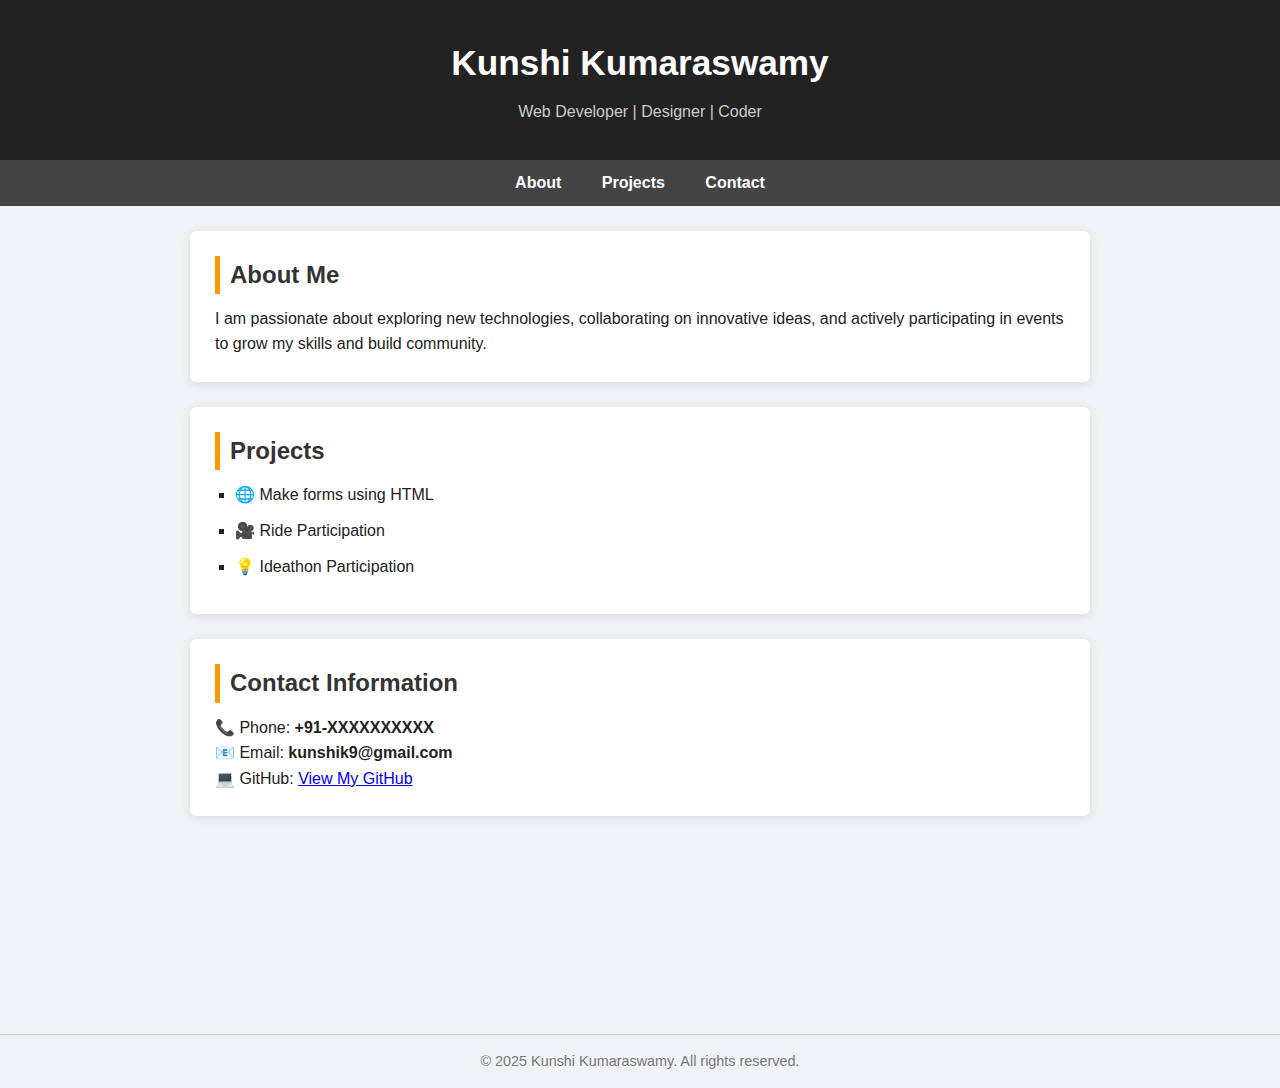
<file: index.html/index.html>
<!DOCTYPE html>
<html lang="en">
<head>
    <meta charset="UTF-8">
    <meta name="viewport" content="width=device-width, initial-scale=1.0">
    <title>Kunshi Kumaraswamy - Portfolio</title>
    <link rel="stylesheet" href="style.css">
</head>
<body>

    <!-- ===== Header ===== -->
    <header>
        <h1>Kunshi Kumaraswamy</h1>
        <p>Web Developer | Designer | Coder</p>
    </header>

    <!-- ===== Navigation ===== -->
    <nav>
        <a href="#about">About</a>
        <a href="#projects">Projects</a>
        <a href="#contact">Contact</a>
    </nav>

    <!-- ===== About Section ===== -->
    <section id="about">
        <h2>About Me</h2>
        <p>I am passionate about exploring new technologies, collaborating on innovative ideas, and actively participating in events to grow my skills and build community.</p>
    </section>

    <!-- ===== Projects Section ===== -->
    <section id="projects">
        <h2>Projects</h2>
        <ul>
            <li>🌐 Make forms using HTML</li>
            <li>🎥 Ride Participation</li>
            <li>💡 Ideathon Participation</li>
        </ul>
    </section>

    <!-- ===== Contact Section ===== -->
    <section id="contact">
        <h2>Contact Information</h2>
        <p>📞 Phone: <strong>+91-XXXXXXXXXX</strong></p>
        <p>📧 Email: <strong>kunshik9@gmail.com</strong></p>
        <p>💻 GitHub: <a href="https://github.com/" target="_blank">View My GitHub</a></p>
    </section>

    <!-- ===== Details Section ===== -->
    <div class="details fade-in">
        <p><strong>Second Year of Diploma</strong></p>
        <p>Class: CSE I</p>
        <p>PRN: 1262240XXX</p>
        <p>Batch: B</p>
        <p>Roll No: 49</p>
    </div>

    <!-- ===== Footer ===== -->
    <footer>
        &copy; 2025 Kunshi Kumaraswamy. All rights reserved.
    </footer>

</body>
</html>
</file>
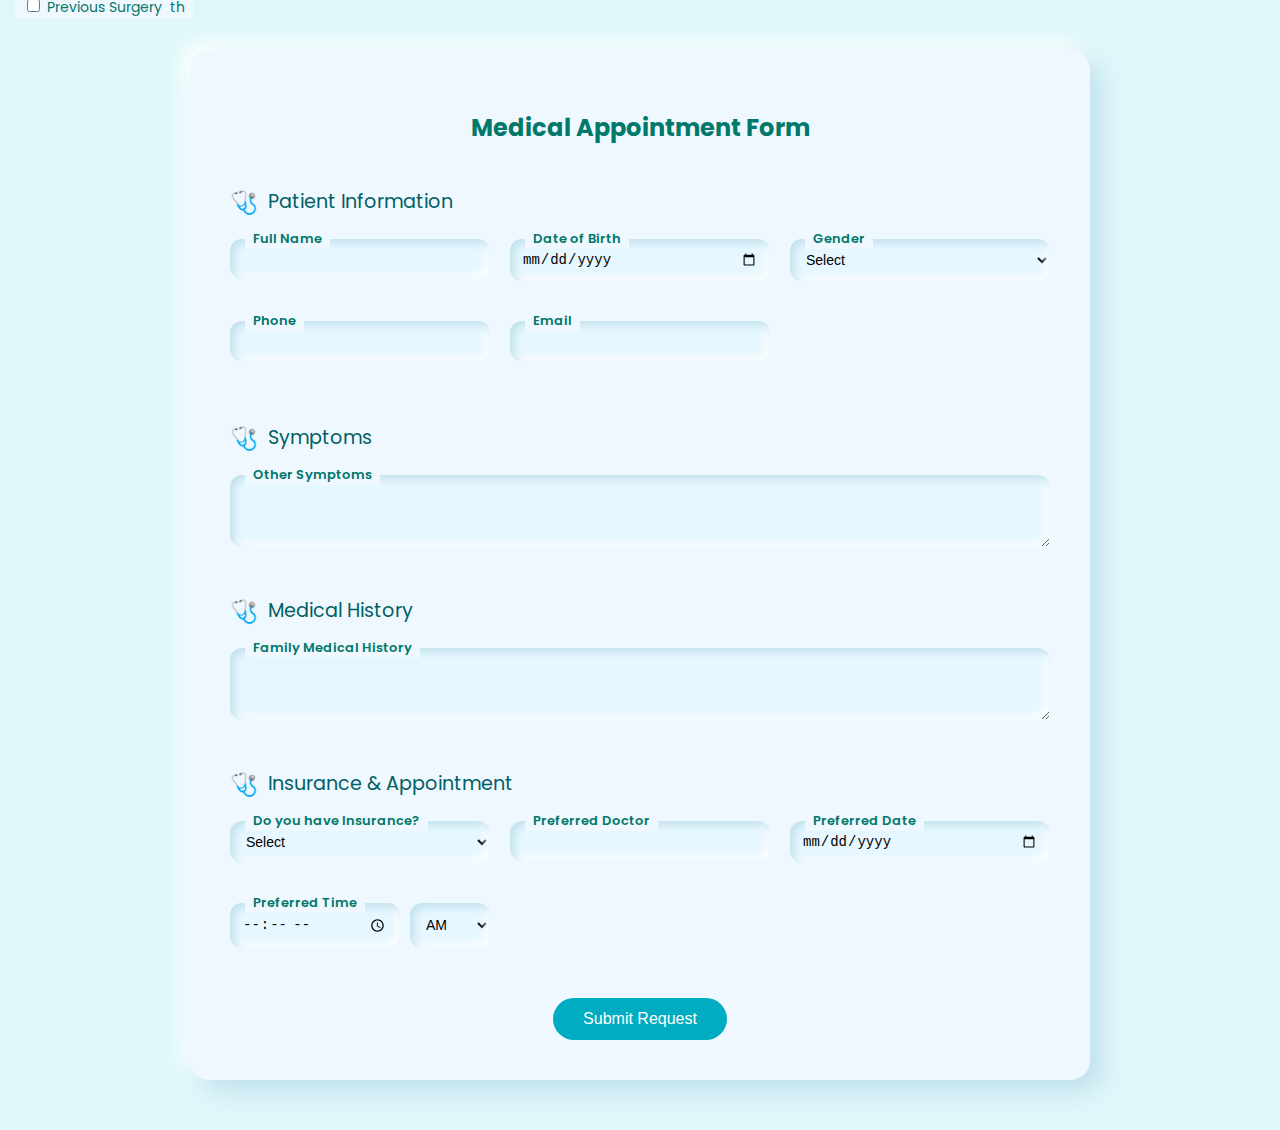
<file: forms.html>
<!DOCTYPE html>
<html lang="en">
<head>
  <meta charset="UTF-8">
  <title>Medical Appointment Form</title>
  <meta name="viewport" content="width=device-width, initial-scale=1.0">
  <link href="https://fonts.googleapis.com/css2?family=Poppins:wght@400;600&display=swap" rel="stylesheet">
  <style>
    * {
      box-sizing: border-box;
    }

    body {
      margin: 0;
      padding: 0;
      background: #e0f7fa;
      font-family: 'Poppins', sans-serif;
    }

    .form-wrapper {
      max-width: 900px;
      margin: 50px auto;
      padding: 40px;
      background: #f0f8ff;
      border-radius: 20px;
      box-shadow: 12px 12px 24px #c1e1ec, -8px -8px 20px #ffffff;
    }

    h2 {
      text-align: center;
      margin-bottom: 30px;
      color: #00796b;
    }

    .section-title {
      margin-top: 40px;
      margin-bottom: 20px;
      font-size: 1.2rem;
      color: #006064;
      display: flex;
      align-items: center;
    }

    .section-title::before {
      content: '🩺';
      margin-right: 10px;
      font-size: 1.4rem;
    }

    .form-grid {
      display: grid;
      grid-template-columns: repeat(auto-fit, minmax(250px, 1fr));
      gap: 20px;
    }

    .form-group {
      position: relative;
      margin-bottom: 20px;
    }

    .form-group input,
    .form-group select,
    .form-group textarea {
      width: 100%;
      padding: 12px;
      font-size: 14px;
      border: none;
      border-radius: 12px;
      background: #e6f7ff;
      box-shadow: inset 4px 4px 8px #c1e1ec, inset -4px -4px 8px #ffffff;
    }

    label {
      position: absolute;
      top: -10px;
      left: 15px;
      background: #f0f8ff;
      padding: 0 8px;
      font-size: 13px;
      color: #00796b;
      font-weight: 600;
    }

    .checkbox-group label {
      font-size: 14px;
      font-weight: 400;
      display: block;
      margin: 6px 0;
    }

    .submit-btn {
      margin-top: 30px;
      background: #00acc1;
      color: white;
      padding: 12px 30px;
      border: none;
      border-radius: 25px;
      font-size: 16px;
      cursor: pointer;
      display: block;
      margin-left: auto;
      margin-right: auto;
    }

    .success-message {
      display: none;
      text-align: center;
      padding: 100px 20px;
      color: #00796b;
    }

    .success-message h1 {
      font-size: 2rem;
      margin-bottom: 10px;
    }

    .success-message p {
      font-size: 1.2rem;
      color: #006064;
    }

    @media (max-width: 600px) {
      .form-wrapper {
        padding: 20px;
      }
    }
  </style>
</head>
<body>

  <div class="form-wrapper" id="medicalForm">
    <h2>Medical Appointment Form</h2>

    <form onsubmit="event.preventDefault(); document.getElementById('medicalForm').style.display='none'; document.getElementById('success').style.display='block';">
      <div class="section-title">Patient Information</div>
      <div class="form-grid">
        <div class="form-group">
          <label for="fullname">Full Name</label>
          <input type="text" id="fullname" required>
        </div>
        <div class="form-group">
          <label for="dob">Date of Birth</label>
          <input type="date" id="dob" required>
        </div>
        <div class="form-group">
          <label for="gender">Gender</label>
          <select id="gender" required>
            <option value="">Select</option>
            <option>Male</option>
            <option>Female</option>
            <option>Other</option>
          </select>
        </div>
        <div class="form-group">
          <label for="phone">Phone</label>
          <input type="tel" id="phone" required>
        </div>
        <div class="form-group">
          <label for="email">Email</label>
          <input type="email" id="email">
        </div>
      </div>

      <div class="section-title">Symptoms</div>
      <div class="form-group">
        <label for="symptoms">Other Symptoms</label>
        <textarea id="symptoms" rows="3"></textarea>
      </div>
      <div class="checkbox-group">
        <label><input type="checkbox"> Fever</label>
        <label><input type="checkbox"> Cough</label>
        <label><input type="checkbox"> Headache</label>
        <label><input type="checkbox"> Shortness of Breath</label>
      </div>

      <div class="section-title">Medical History</div>
      <div class="checkbox-group">
        <label><input type="checkbox"> Diabetes</label>
        <label><input type="checkbox"> Hypertension</label>
        <label><input type="checkbox"> Asthma</label>
        <label><input type="checkbox"> Previous Surgery</label>
      </div>
      <div class="form-group">
        <label for="family">Family Medical History</label>
        <textarea id="family" rows="3"></textarea>
      </div>

      <div class="section-title">Insurance & Appointment</div>
      <div class="form-grid">
        <div class="form-group">
          <label for="hasInsurance">Do you have Insurance?</label>
          <select id="hasInsurance" onchange="toggleInsuranceFields()">
            <option value="">Select</option>
            <option value="yes">Yes</option>
            <option value="no">No</option>
          </select>
        </div>

        <div class="form-group insurance-field" id="insuranceNumberField" style="display:none;">
          <label for="insurance">Insurance Number</label>
          <input type="text" id="insurance">
        </div>
        <div class="form-group insurance-field" id="uploadField" style="display:none;">
          <label for="upload">Upload Insurance</label>
          <input type="file" id="upload">
        </div>

        <div class="form-group">
          <label for="doctor">Preferred Doctor</label>
          <input type="text" id="doctor">
        </div>
        <div class="form-group">
          <label for="date">Preferred Date</label>
          <input type="date" id="date">
        </div>
        <div class="form-group">
          <label for="time">Preferred Time</label>
          <div style="display: flex; gap: 10px;">
            <input type="time" id="time" style="flex: 1;">
            <select id="ampm" style="flex: 0 0 80px;">
              <option value="AM">AM</option>
              <option value="PM">PM</option>
            </select>
          </div>
        </div>
      </div>

      <button class="submit-btn" type="submit">Submit Request</button>
    </form>
  </div>

  <!-- Success Message Section -->
  <div class="success-message" id="success">
    <h1>✅ Submitted Successfully!</h1>
    <p>Thank you for submitting your medical form. We will contact you soon.</p>
  </div>

  <script>
    function toggleInsuranceFields() {
      var insuranceSelect = document.getElementById('hasInsurance').value;
      var insuranceFields = document.querySelectorAll('.insurance-field');
      insuranceFields.forEach(field => {
        field.style.display = (insuranceSelect === 'yes') ? 'block' : 'none';
      });
    }
  </script>

</body>
</html>
</file>
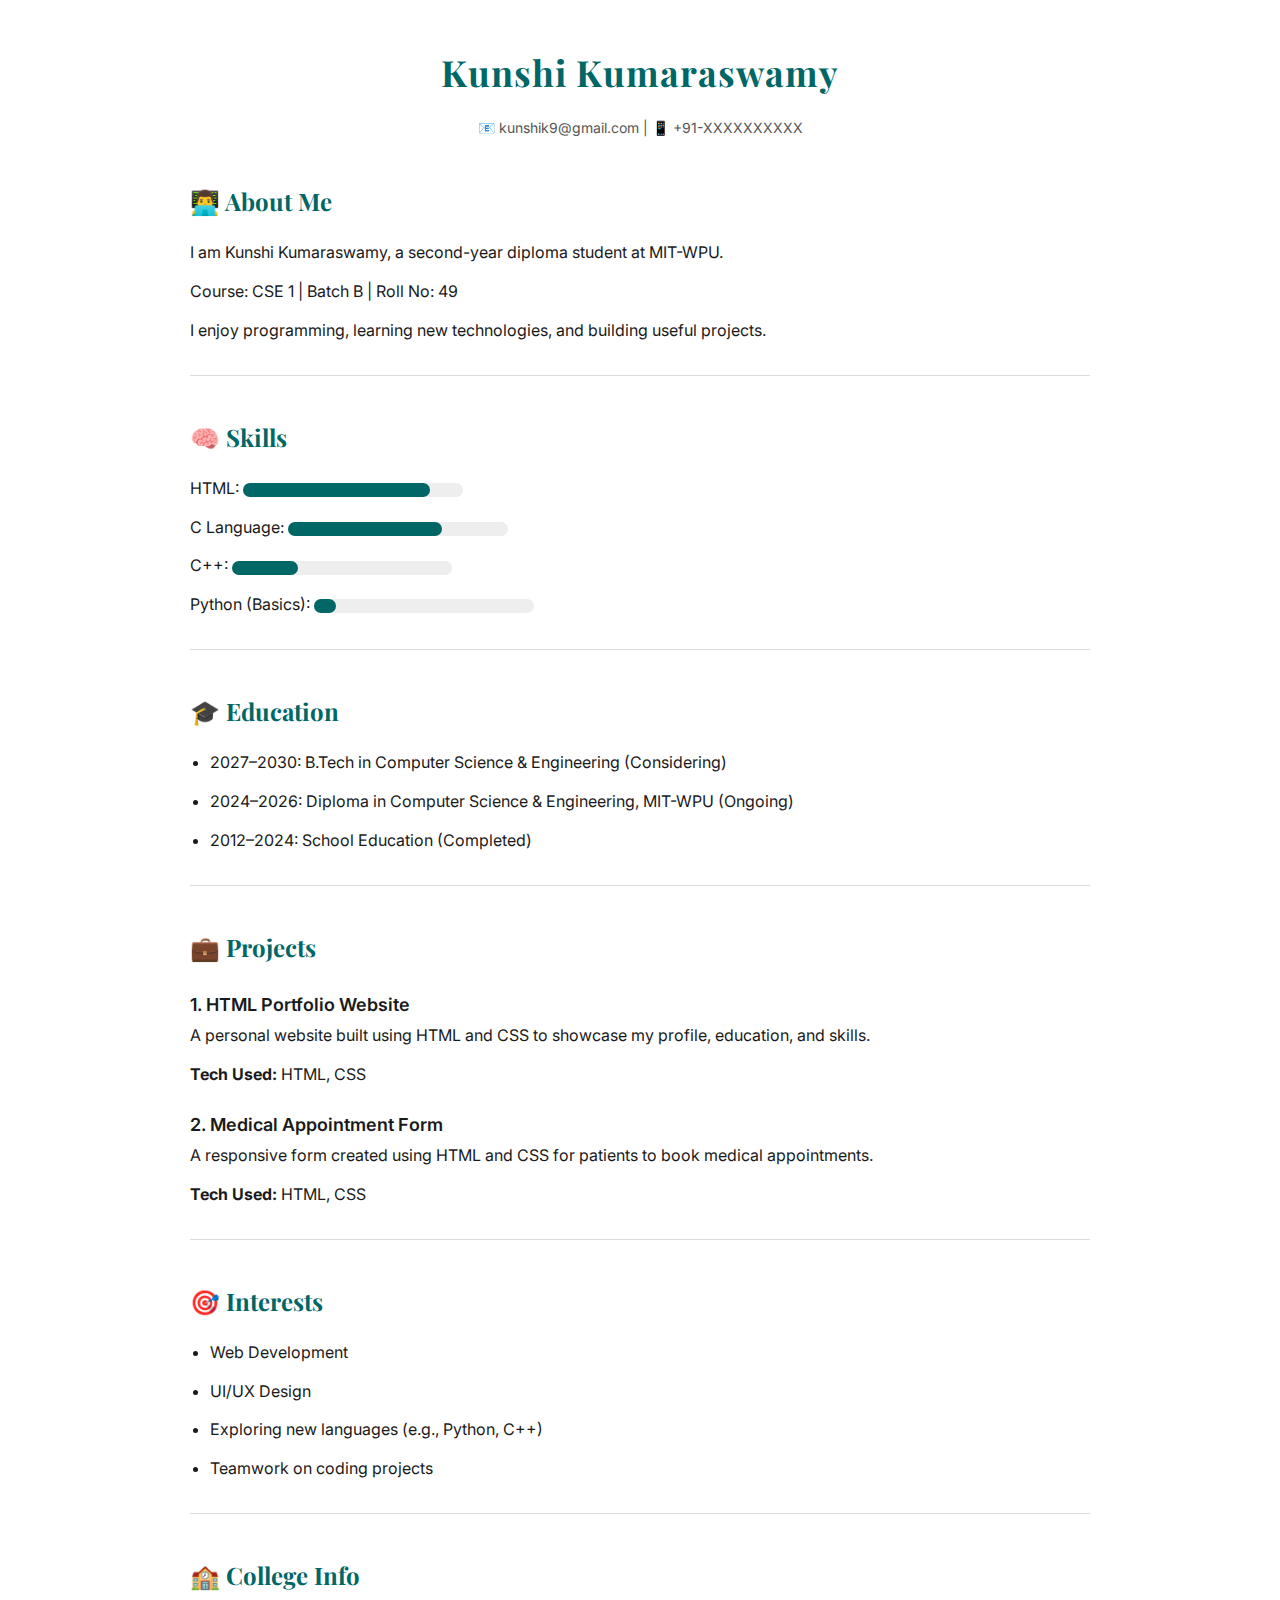
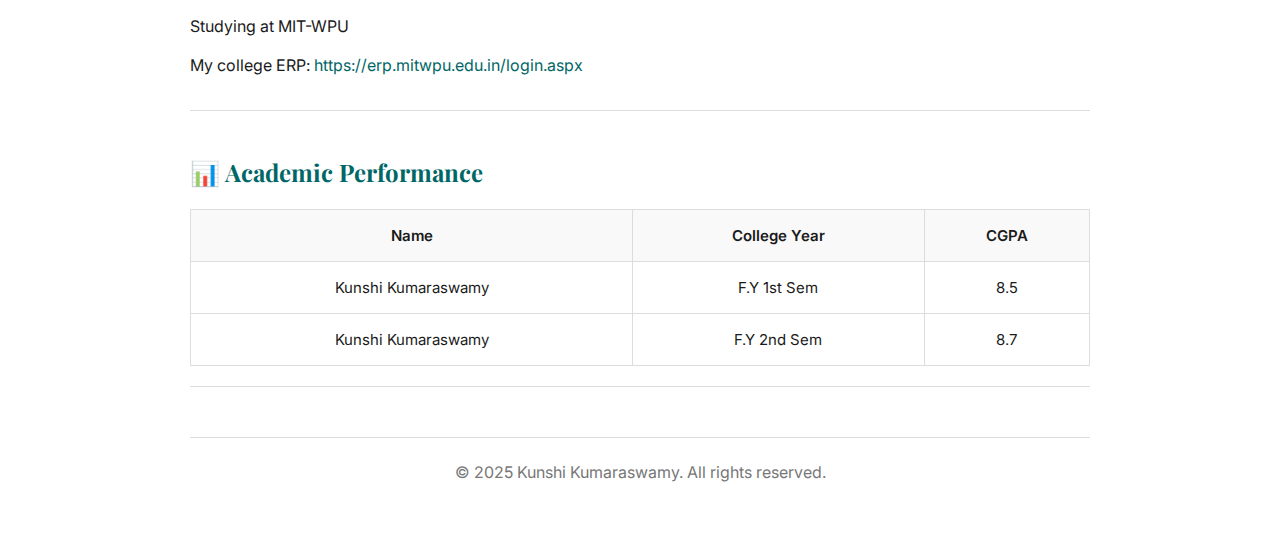
<file: Resume.html>
<!DOCTYPE html>
<html lang="en">
<head>
  <meta charset="UTF-8">
  <title>Kunshi Kumaraswamy - Resume</title>
  <link href="https://fonts.googleapis.com/css2?family=Inter:wght@400;600&family=Playfair+Display:wght@600&display=swap" rel="stylesheet">
  <style>
    :root {
      --primary-color: #006666; /* deep teal */
      --bg-color: #ffffff;
      --text-color: #1a1a1a;
      --border-color: #dcdcdc;
      --heading-font: 'Playfair Display', serif;
      --body-font: 'Inter', sans-serif;
    }

    * {
      margin: 0;
      padding: 0;
      box-sizing: border-box;
    }

    body {
      font-family: var(--body-font);
      background-color: var(--bg-color);
      color: var(--text-color);
      padding: 40px;
      line-height: 1.8;
    }

    .container {
      max-width: 900px;
      margin: auto;
    }

    header {
      text-align: center;
      margin-bottom: 30px;
    }

    header h1 {
      font-size: 36px;
      color: var(--primary-color);
      font-family: var(--heading-font);
      letter-spacing: 1px;
    }

    .contact-info {
      font-size: 14px;
      color: #555;
      margin-top: 10px;
    }

    section {
      margin-top: 40px;
      padding-bottom: 20px;
      border-bottom: 1px solid var(--border-color);
    }

    h2 {
      color: var(--primary-color);
      font-size: 24px;
      font-family: var(--heading-font);
      margin-bottom: 15px;
    }

    h3 {
      font-size: 18px;
      margin-top: 20px;
      font-weight: 600;
    }

    ul {
      margin-left: 20px;
    }

    p, li {
      font-size: 16px;
      margin-bottom: 10px;
    }

    progress {
      width: 220px;
      height: 14px;
      appearance: none;
    }

    progress::-webkit-progress-bar {
      background-color: #eee;
      border-radius: 7px;
    }

    progress::-webkit-progress-value {
      background-color: var(--primary-color);
      border-radius: 7px;
    }

    table {
      width: 100%;
      border-collapse: collapse;
      margin-top: 10px;
      font-size: 15px;
    }

    th, td {
      border: 1px solid var(--border-color);
      padding: 12px;
      text-align: center;
    }

    th {
      background-color: #f9f9f9;
      font-weight: 600;
    }

    a {
      color: var(--primary-color);
      text-decoration: none;
    }

    a:hover {
      text-decoration: underline;
    }

    footer {
      text-align: center;
      font-size: 14px;
      color: #777;
      margin-top: 50px;
      padding-top: 20px;
      border-top: 1px solid var(--border-color);
    }

    @media screen and (max-width: 600px) {
      body {
        padding: 20px;
      }

      progress {
        width: 100%;
      }
    }
  </style>
</head>
<body>
  <div class="container">

    <header>
      <h1>Kunshi Kumaraswamy</h1>
      <p class="contact-info">📧 kunshik9@gmail.com | 📱 +91-XXXXXXXXXX</p>
    </header>

    <section id="about">
      <h2>👨‍💻 About Me</h2>
      <p>I am Kunshi Kumaraswamy, a second-year diploma student at MIT-WPU.</p>
      <p>Course: CSE 1 | Batch B | Roll No: 49</p>
      <p>I enjoy programming, learning new technologies, and building useful projects.</p>
    </section>

    <section id="skills">
      <h2>🧠 Skills</h2>
      <p>HTML: <progress value="85" max="100"></progress></p>
      <p>C Language: <progress value="70" max="100"></progress></p>
      <p>C++: <progress value="30" max="100"></progress></p>
      <p>Python (Basics): <progress value="10" max="100"></progress></p>
    </section>

    <section id="education">
      <h2>🎓 Education</h2>
      <ul>
        <li>2027–2030: B.Tech in Computer Science & Engineering (Considering)</li>
        <li>2024–2026: Diploma in Computer Science & Engineering, MIT-WPU (Ongoing)</li>
        <li>2012–2024: School Education (Completed)</li>
      </ul>
    </section>

    <section id="projects">
      <h2>💼 Projects</h2>
      <h3>1. HTML Portfolio Website</h3>
      <p>A personal website built using HTML and CSS to showcase my profile, education, and skills.</p>
      <p><strong>Tech Used:</strong> HTML, CSS</p>

      <h3>2. Medical Appointment Form</h3>
      <p>A responsive form created using HTML and CSS for patients to book medical appointments.</p>
      <p><strong>Tech Used:</strong> HTML, CSS</p>
    </section>

    <section id="interests">
      <h2>🎯 Interests</h2>
      <ul>
        <li>Web Development</li>
        <li>UI/UX Design</li>
        <li>Exploring new languages (e.g., Python, C++)</li>
        <li>Teamwork on coding projects</li>
      </ul>
    </section>

    <section id="mit">
      <h2>🏫 College Info</h2>
      <p>Studying at MIT-WPU</p>
      <p>My college ERP: <a href="https://erp.mitwpu.edu.in/login.aspx" target="_blank">https://erp.mitwpu.edu.in/login.aspx</a></p>
    </section>

    <section id="grades">
      <h2>📊 Academic Performance</h2>
      <table>
        <tr>
          <th>Name</th>
          <th>College Year</th>
          <th>CGPA</th>
        </tr>
        <tr>
          <td>Kunshi Kumaraswamy</td>
          <td>F.Y 1st Sem</td>
          <td>8.5</td>
        </tr>
        <tr>
          <td>Kunshi Kumaraswamy</td>
          <td>F.Y 2nd Sem</td>
          <td>8.7</td>
        </tr>
      </table>
    </section>

    <footer>
      <p>&copy; 2025 Kunshi Kumaraswamy. All rights reserved.</p>
    </footer>

  </div>
</body>
</html>
</file>
<file: index.html/style.css>
/* ===== Reset ===== */
* {
    margin: 0;
    padding: 0;
    box-sizing: border-box;
}

body {
    font-family: Arial, sans-serif;
    background: #f0f2f5;
    color: #222;
    line-height: 1.6;
}

/* ===== Header ===== */
header {
    background-color: #222;
    color: #fff;
    text-align: center;
    padding: 35px 15px;
    box-shadow: 0 4px 6px rgba(0,0,0,0.3);
}

header h1 {
    font-size: 2.2rem;
    margin-bottom: 8px;
}

header p {
    font-size: 1rem;
    color: #ccc;
}

/* ===== Navigation ===== */
nav {
    background-color: #444;
    text-align: center;
    padding: 10px 0;
}

nav a {
    color: #fff;
    text-decoration: none;
    margin: 0 18px;
    font-weight: bold;
    transition: color 0.3s;
}

nav a:hover {
    color: #ff9800;
}

/* ===== Section Boxes ===== */
section {
    background: white;
    max-width: 900px;
    margin: 25px auto;
    padding: 25px;
    border-radius: 6px;
    box-shadow: 0 2px 10px rgba(0,0,0,0.1);
}

section h2 {
    margin-bottom: 12px;
    border-left: 5px solid #ff9800;
    padding-left: 10px;
    color: #333;
}

/* ===== Lists ===== */
ul {
    list-style-type: square;
    padding-left: 20px;
}

ul li {
    margin-bottom: 10px;
}

/* ===== Profile Link ===== */
.profile-link {
    color: white;
    background-color: #ff9800;
    padding: 8px 12px;
    border-radius: 4px;
    text-decoration: none;
    transition: background 0.3s;
}

.profile-link:hover {
    background-color: #e68900;
}

/* ===== Details Box ===== */
.details {
    background-color: #f8f8f8;
    padding: 15px;
    border-left: 4px solid #ff9800;
    margin-top: 15px;
}

/* ===== Footer ===== */
footer {
    text-align: center;
    padding: 15px 0;
    font-size: 0.9rem;
    color: #777;
    margin-top: 25px;
    border-top: 1px solid #ccc;
}
/* ===== Extra Details Section ===== */
.details {
    background-color: #fff;
    max-width: 900px;
    margin: 20px auto;
    padding: 20px;
    border-left: 5px solid #ff9800;
    border-radius: 6px;
    box-shadow: 0 2px 10px rgba(0,0,0,0.1);
    font-size: 1rem;
}

/* ===== Fade-in Animation ===== */
.fade-in {
    opacity: 0;
    transform: translateY(20px);
    animation: fadeInUp 1.2s ease forwards;
}

@keyframes fadeInUp {
    to {
        opacity: 1;
        transform: translateY(0);
    }
}
</file>
